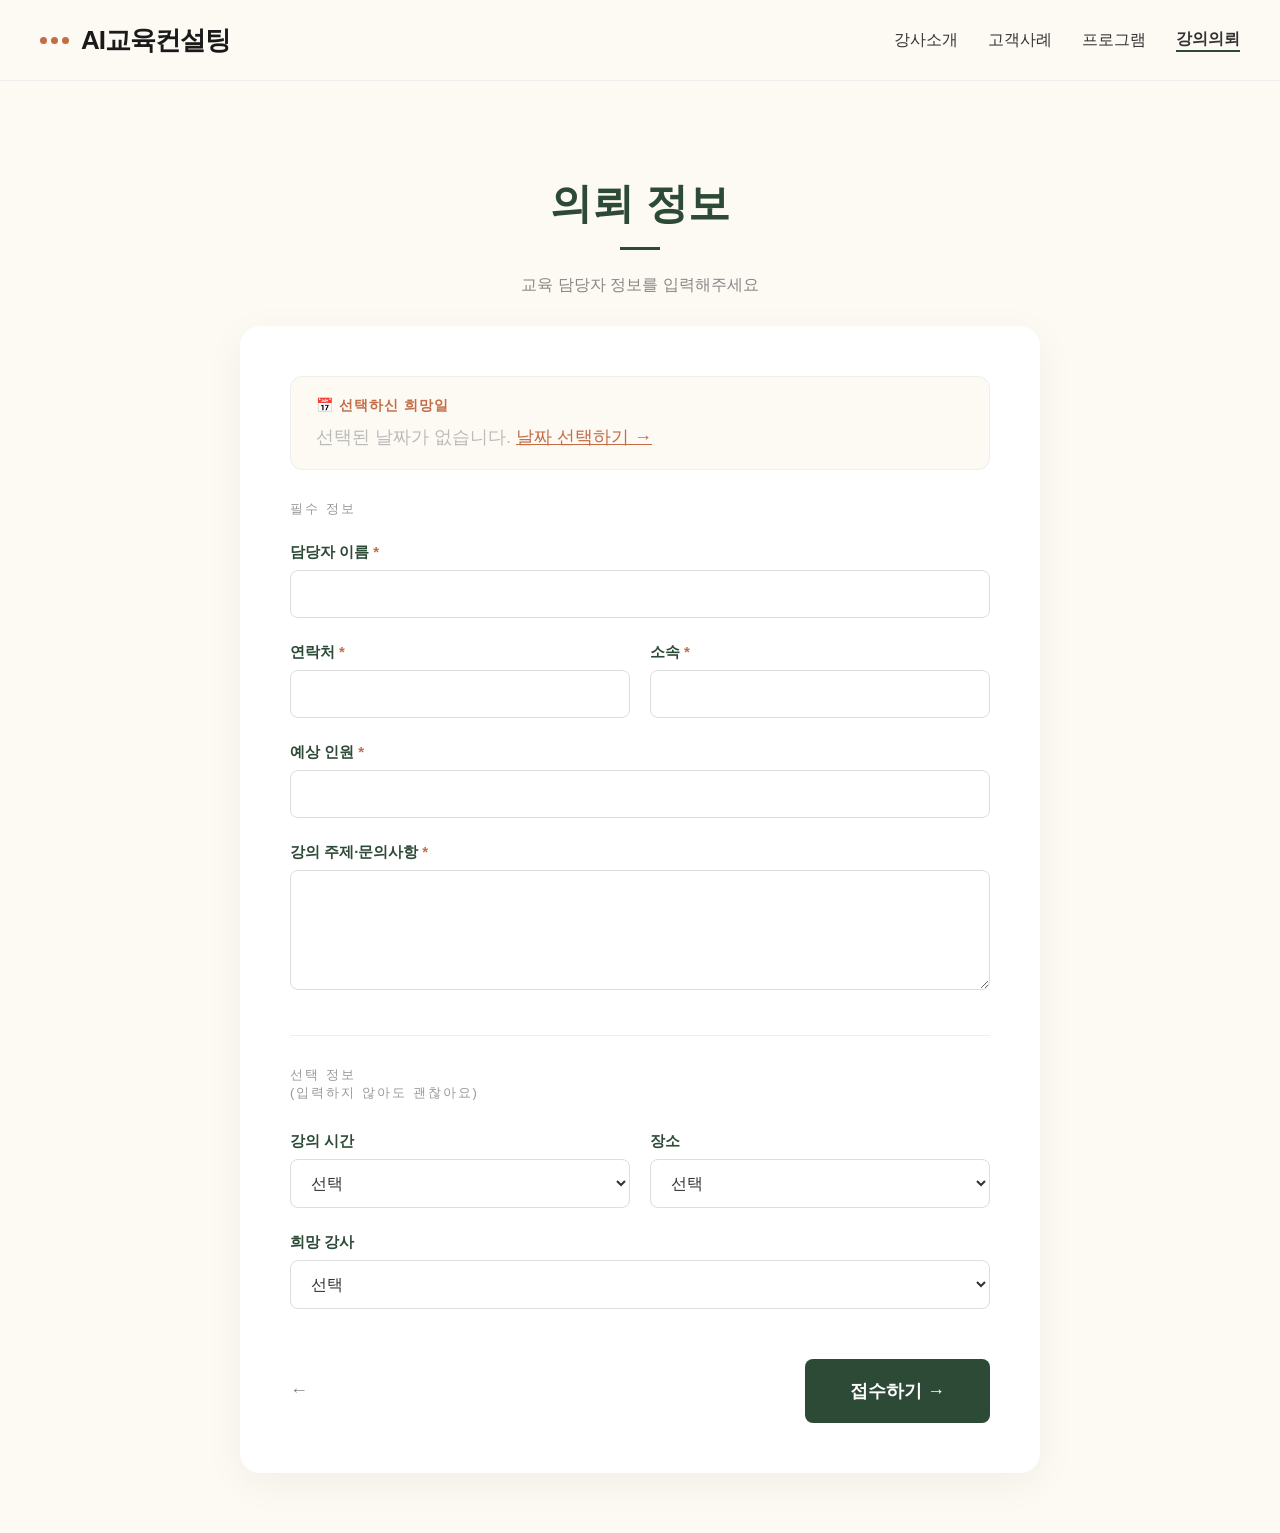
<file: inquiry-form.html>
<!DOCTYPE html>
<html lang="ko">
<head>
  <meta charset="UTF-8" />
  <meta name="viewport" content="width=device-width, initial-scale=1.0" />
  <title>의뢰 정보 입력 · AI교육컨설팅</title>
  <style>
    :root {
        --main-green: #2D4A37;
        --point-orange: #C26D48;
        --bg-cream: #FDF9F3;
    }
    body { font-size: 18px; color: var(--main-green); background: var(--bg-cream); margin: 0; font-family: sans-serif; }

    .nav { width: 100%; background: #FDF9F3; border-bottom: 1px solid #eee; height: 80px; display: flex; align-items: center; }
    .nav-inner { width: 100%; max-width: 1400px; margin: 0 auto; display: flex; justify-content: space-between; align-items: center; padding: 0 40px; box-sizing: border-box; }
    .logo-area { display: flex; align-items: center; text-decoration: none; }
    .logo-dots { display: flex; gap: 4px; margin-right: 12px; }
    .logo-dots span { width: 7px; height: 7px; background-color: var(--point-orange) !important; border-radius: 50%; }
    .logo-text { font-size: 26px; font-weight: 900; color: #1a1a1a; letter-spacing: -1px; }
    .nav-links { display: flex !important; gap: 30px !important; align-items: center !important; }
    .nav-links a {
        text-decoration: none !important;
        color: #333 !important;
        font-size: 16px !important;
        font-weight: 500;
        white-space: nowrap !important;
    }
    .nav-links a:last-child {
        font-weight: 800 !important;
        border-bottom: 2px solid var(--main-green);
    }

    .form-card {
        background: white;
        border-radius: 20px;
        box-shadow: 0 10px 40px rgba(0,0,0,0.05);
        padding: 50px;
        margin-top: 30px;
        text-align: left;
    }

    .selected-dates-box {
        background: #FDF9F3;
        border: 1px solid #eee;
        border-radius: 12px;
        padding: 20px 25px;
        margin-bottom: 30px;
    }
    .selected-dates-label {
        font-size: 14px;
        color: var(--point-orange);
        font-weight: 800;
        letter-spacing: 1px;
        margin-bottom: 10px;
    }
    .date-item {
        font-size: 16px;
        color: #333;
        padding: 4px 0;
    }
    .date-rank {
        display: inline-block;
        background: var(--main-green);
        color: white;
        padding: 2px 10px;
        border-radius: 15px;
        font-size: 12px;
        font-weight: 700;
        margin-right: 10px;
    }

    .form-group {
        margin-bottom: 25px;
    }
    .form-label {
        display: block;
        font-size: 15px;
        font-weight: 700;
        color: var(--main-green);
        margin-bottom: 8px;
    }
    .form-label .required {
        color: var(--point-orange);
        margin-left: 4px;
    }
    .form-input, .form-textarea, .form-select {
        width: 100%;
        padding: 14px 16px;
        border: 1px solid #ddd;
        border-radius: 8px;
        font-size: 16px;
        font-family: sans-serif;
        color: #333;
        box-sizing: border-box;
        background: white;
        transition: border-color 0.2s;
    }
    .form-input:focus, .form-textarea:focus, .form-select:focus {
        outline: none;
        border-color: var(--point-orange);
    }
    .form-textarea {
        min-height: 120px;
        resize: vertical;
    }
    .form-row {
        display: grid;
        grid-template-columns: 1fr 1fr;
        gap: 20px;
    }

    .section-divider {
        border-top: 1px solid #eee;
        margin: 40px 0 30px;
        padding-top: 30px;
    }
    .section-divider-label {
        font-size: 13px;
        color: #999;
        letter-spacing: 2px;
        margin-bottom: 25px;
        text-transform: uppercase;
    }

    .submit-btn {
        background: var(--main-green);
        color: white;
        padding: 20px 45px;
        border-radius: 8px;
        font-size: 18px;
        font-weight: 700;
        border: none;
        cursor: pointer;
        transition: background 0.2s;
    }
    .submit-btn:hover {
        background: #1e3525;
    }

    .bottom-nav {
        margin-top: 50px;
        display: flex;
        justify-content: space-between;
        align-items: center;
    }
    .bottom-nav a {
        color: #888;
        text-decoration: none;
    }

    /* 제출 완료 화면 */
    .success-card {
        background: white;
        border-radius: 20px;
        box-shadow: 0 10px 40px rgba(0,0,0,0.05);
        padding: 60px 50px;
        margin-top: 30px;
        text-align: left;
    }
    .success-header {
        text-align: center;
        margin-bottom: 40px;
        padding-bottom: 30px;
        border-bottom: 2px solid #eee;
    }
    .success-icon {
        width: 60px;
        height: 60px;
        margin: 0 auto 20px;
        background: var(--main-green);
        border-radius: 50%;
        display: flex;
        align-items: center;
        justify-content: center;
        color: white;
        font-size: 30px;
    }
    .success-title {
        font-size: 28px;
        font-weight: 900;
        color: var(--main-green);
        margin: 0;
    }
    .summary-row {
        display: grid;
        grid-template-columns: 140px 1fr;
        gap: 20px;
        padding: 15px 0;
        border-bottom: 1px solid #f5f5f5;
        align-items: start;
    }
    .summary-label {
        font-size: 14px;
        color: #888;
        font-weight: 600;
    }
    .summary-value {
        font-size: 16px;
        color: #333;
        line-height: 1.6;
    }
    .success-footer {
        margin-top: 40px;
        padding: 25px;
        background: #FDF9F3;
        border-radius: 12px;
        text-align: center;
        font-size: 15px;
        color: #666;
        line-height: 1.7;
    }
    .success-footer strong {
        color: var(--point-orange);
        font-weight: 800;
    }
    @media (max-width: 600px) {
  .nav-links { display: none !important; }
  .nav-inner { padding: 0 20px !important; }
  .nav { height: 60px !important; }
  .logo-text { font-size: 18px !important; }
.summary-grid {
  grid-template-columns: 80px 1fr !important;
  font-size: 14px !important;
  gap: 12px !important;
}
.summary-row {
  display: flex !important;
  flex-direction: column !important;
  gap: 4px !important;
  padding: 12px 0 !important;
}
.summary-label {
  font-size: 13px !important;
  color: #888 !important;
}
.summary-value {
  font-size: 15px !important;
  word-break: break-all !important;
}
.success-card {
  padding: 30px 20px !important;
}
}
  </style>
</head>
<body>

  <nav class="nav">
    <div class="nav-inner">
      <a href="index.html" class="logo-area">
          <div class="logo-dots"><span></span><span></span><span></span></div>
          <span class="logo-text">AI교육컨설팅</span>
      </a>
      <div class="nav-links">
          <a href="instructor-a.html">강사소개</a>
          <a href="index.html#cases">고객사례</a>
          <a href="index.html#programs">프로그램</a>
          <a href="inquiry.html" style="font-weight: 800; border-bottom: 2px solid #2D4A37;">강의의뢰</a>
      </div>
    </div>
  </nav>

  <!-- 입력 폼 화면 -->
  <section id="form-section" style="max-width: 800px; margin: 0 auto; padding: 60px 20px;">
    <div style="text-align: center;">
      <h1 style="font-size: 42px; font-weight: 900; margin-bottom: 15px; color: var(--main-green);">의뢰 정보</h1>
      <div style="width: 40px; height: 3px; background: var(--main-green); margin: 0 auto 25px;"></div>
      <p style="color: #888; font-size: 16px; margin-bottom: 30px;">교육 담당자 정보를 입력해주세요</p>
    </div>

    <div class="form-card">
      <!-- 선택한 날짜 표시 -->
      <div class="selected-dates-box" id="selected-dates-box">
        <div class="selected-dates-label">📅 선택하신 희망일</div>
        <div id="selected-dates-display">
          <p style="color: #BBB; margin: 0;">선택된 날짜가 없습니다. <a href="inquiry.html" style="color: var(--point-orange);">날짜 선택하기 →</a></p>
        </div>
      </div>

      <!-- 필수 정보 -->
      <div class="section-divider-label">필수 정보</div>

      <div class="form-group">
        <label class="form-label">담당자 이름<span class="required">*</span></label>
        <input type="text" class="form-input" id="name" placeholder/>
      </div>

      <div class="form-row">
        <div class="form-group">
          <label class="form-label">연락처<span class="required">*</span></label>
          <input type="text" class="form-input" id="phone" placeholder/>
        </div>
        <div class="form-group">
          <label class="form-label">소속<span class="required">*</span></label>
          <input type="text" class="form-input" id="company" placeholder/>
        </div>
      </div>

      <div class="form-group">
        <label class="form-label">예상 인원<span class="required">*</span></label>
        <input type="text" class="form-input" id="participants" placeholder/>
      </div>

      <div class="form-group">
        <label class="form-label">강의 주제·문의사항<span class="required">*</span></label>
        <textarea class="form-textarea" id="topic" placeholder"></textarea>
      </div>

      <!-- 선택 정보 -->
      <div class="section-divider">
        <div class="section-divider-label">선택 정보<br>(입력하지 않아도 괜찮아요)</div>
      </div>

      <div class="form-row">
        <div class="form-group">
          <label class="form-label">강의 시간</label>
          <select class="form-select" id="duration">
            <option value="">선택</option>
            <option value="1시간">1시간</option>
            <option value="2시간">2시간</option>
            <option value="반나절 (4시간)">반나절 (4시간)</option>
            <option value="하루 (8시간)">하루 (8시간)</option>
            <option value="다회차">다회차 (여러 날)</option>
          </select>
        </div>
        <div class="form-group">
          <label class="form-label">장소</label>
          <select class="form-select" id="location">
            <option value="">선택</option>
            <option value="오프라인">오프라인</option>
            <option value="온라인">온라인</option>
            <option value="미정">미정</option>
          </select>
        </div>
      </div>

      <div class="form-group">
        <label class="form-label">희망 강사</label>
        <select class="form-select" id="instructor">
          <option value="">선택</option>
          <option value="강지수">강지수 강사</option>
          <option value="박태인">박태인 강사</option>
          <option value="이현정">이현정 강사</option>
          <option value="추천받기">검토 후 적임자가 연락드립니다</option>
        </select>
      </div>

      <div class="bottom-nav">
        <a href="inquiry.html">←</a>
        <button class="submit-btn" onclick="submitForm()">접수하기 →</button>
      </div>
    </div>
  </section>

  <!-- 제출 완료 화면 -->
  <section id="success-section" style="max-width: 800px; margin: 0 auto; padding: 60px 20px; display: none;">
    <div class="success-card">
      <div class="success-header">
        <div class="success-icon">✓</div>
        <h1 class="success-title">감사합니다</h1>
      </div>

      <div id="summary-content">
        <!-- JS로 채워짐 -->
      </div>

      <div class="success-footer">
        <p style="margin: 0;">⏰ <strong>최대한 빨리</strong> 답변드리겠습니다</p>
      </div>

      <div style="text-align: center; margin-top: 30px;">
        <a href="index.html" style="color: #888; text-decoration: none;">← 메인으로 돌아가기</a>
      </div>
    </div>
  </section>

  <script>
    // 로컬 스토리지에서 선택된 날짜 가져오기
    let selectedDates = [];
    try {
      const saved = localStorage.getItem('selectedDates');
      if (saved) {
        selectedDates = JSON.parse(saved);
      }
    } catch (e) {
      selectedDates = [];
    }

    // 선택한 날짜 표시
    function displaySelectedDates() {
      const display = document.getElementById('selected-dates-display');
      if (selectedDates.length > 0) {
        display.innerHTML = '';
        selectedDates.forEach((item, i) => {
          display.innerHTML += `<div class="date-item"><span class="date-rank">${i + 1}순위</span>${item.y}년 ${item.m}월 ${item.d}일</div>`;
        });
      }
    }

    displaySelectedDates();

    // 폼 제출
async function submitForm() {
  const name = document.getElementById('name').value.trim();
  const phone = document.getElementById('phone').value.trim();
  const company = document.getElementById('company').value.trim();
  const participants = document.getElementById('participants').value.trim();
  const topic = document.getElementById('topic').value.trim();

  // 필수값 검증
  if (!name) { alert('담당자 이름을 입력해주세요.'); return; }
  if (!phone) { alert('연락처를 입력해주세요.'); return; }
  if (!company) { alert('소속 기관·회사명을 입력해주세요.'); return; }
  if (!participants) { alert('예상 인원을 입력해주세요.'); return; }
  if (!topic) { alert('강의 주제·문의사항을 입력해주세요.'); return; }

  const duration = document.getElementById('duration').value;
  const location = document.getElementById('location').value;
  const instructor = document.getElementById('instructor').value;
  const dates = selectedDates.map((item, i) => `${i+1}순위: ${item.y}년 ${item.m}월 ${item.d}일`).join(' / ');

  // 중복 클릭 방지
  const submitBtn = document.querySelector('.submit-btn');
  submitBtn.disabled = true;
  submitBtn.innerHTML = '전송 중...';

  try {
    const response = await fetch('https://hook.eu2.make.com/h40rx188sot2uj153a2jimu9oto6tifq', {
      method: 'POST',
      headers: { 'Content-Type': 'application/json' },
      body: JSON.stringify({ name, phone, company, participants, topic, duration, location, instructor, dates })
    });

    if (!response.ok) throw new Error('전송 실패');

    // 성공 화면 구성
    let datesHtml = dates || '<span style="color:#BBB;">선택된 날짜 없음</span>';
    let summaryHtml = `
      <div class="summary-row"><div class="summary-label">📅 희망 날짜</div><div class="summary-value">${datesHtml}</div></div>
      <div class="summary-row"><div class="summary-label">🏢 소속</div><div class="summary-value">${company}</div></div>
      <div class="summary-row"><div class="summary-label">📛 담당자</div><div class="summary-value">${name}</div></div>
      <div class="summary-row"><div class="summary-label">☎️ 연락처</div><div class="summary-value">${phone}</div></div>
      <div class="summary-row"><div class="summary-label">👥 예상 인원</div><div class="summary-value">${participants}</div></div>
      <div class="summary-row"><div class="summary-label">📝 강의 주제</div><div class="summary-value">${topic.replace(/\n/g, '<br>')}</div></div>
    `;
    if (duration) summaryHtml += `<div class="summary-row"><div class="summary-label">⏰ 강의 시간</div><div class="summary-value">${duration}</div></div>`;
    if (location) summaryHtml += `<div class="summary-row"><div class="summary-label">📍 장소</div><div class="summary-value">${location}</div></div>`;
    if (instructor) summaryHtml += `<div class="summary-row"><div class="summary-label">👔 희망 강사</div><div class="summary-value">${instructor}</div></div>`;

    document.getElementById('summary-content').innerHTML = summaryHtml;
    document.getElementById('form-section').style.display = 'none';
    document.getElementById('success-section').style.display = 'block';
    window.scrollTo({ top: 0, behavior: 'smooth' });
    localStorage.removeItem('selectedDates');

  } catch (error) {
    alert('오류가 발생했습니다. 다시 시도해주시거나 전화로 문의 부탁드립니다.');
    submitBtn.disabled = false;
    submitBtn.innerHTML = '의뢰 접수하기 →';
  }
}
     </script>

</body>
</html>
</file>
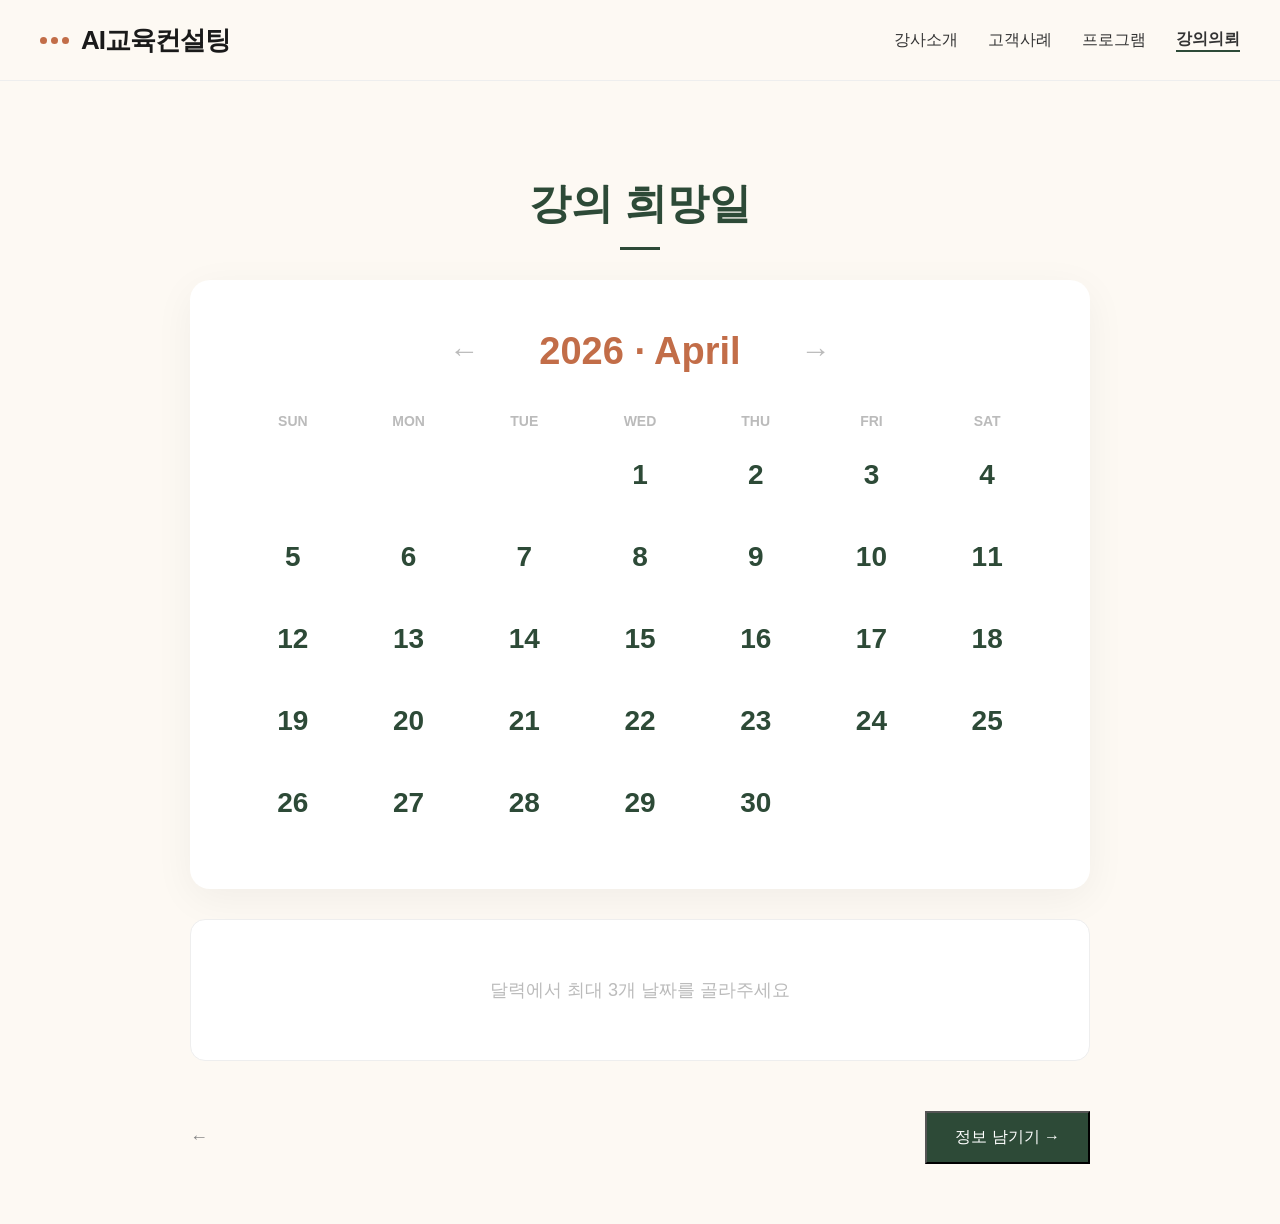
<file: inquiry.html>
<!DOCTYPE html>
<html lang="ko">
<head>
  <meta charset="UTF-8" />
  <meta name="viewport" content="width=device-width, initial-scale=1.0" />
  <title>강의 의뢰 · AI교육컨설팅</title>
  <style>
    :root {
        --main-green: #2D4A37;
        --point-orange: #C26D48;
        --bg-cream: #FDF9F3;
    }
    body { font-size: 18px; color: var(--main-green); background: var(--bg-cream); margin: 0; font-family: sans-serif; }
    .nav { width: 100%; background: #FDF9F3; border-bottom: 1px solid #eee; height: 80px; display: flex; align-items: center; }
    .nav-inner { width: 100%; max-width: 1400px; margin: 0 auto; display: flex; justify-content: space-between; align-items: center; padding: 0 40px; box-sizing: border-box; }
    .logo-area { display: flex; align-items: center; text-decoration: none; }
    .logo-dots { display: flex; gap: 4px; margin-right: 12px; }
    .logo-dots span { width: 7px; height: 7px; background-color: var(--point-orange) !important; border-radius: 50%; }
    .logo-text { font-size: 26px; font-weight: 900; color: #1a1a1a; letter-spacing: -1px; }
    .nav-links { display: flex !important; gap: 30px !important; align-items: center !important; }
    .nav-links a {
        text-decoration: none !important;
        color: #333 !important;
        font-size: 16px !important;
        font-weight: 500;
        white-space: nowrap !important;
    }
    .nav-links a:last-child {
        font-weight: 800 !important;
        border-bottom: 2px solid var(--main-green);
    }
    .calendar-card { background: white; border-radius: 20px; box-shadow: 0 10px 40px rgba(0,0,0,0.05); padding: 50px; margin-top: 30px; text-align: center; }

    #cal-title, .cal-title {
        font-size: 38px !important;
        font-weight: 900 !important;
        color: #C26D48 !important;
        margin: 0 40px !important;
        display: inline-block !important;
    }

    .cal-nav { font-size: 30px; color: #BBB; cursor: pointer; user-select: none; padding: 0 20px; }
    .cal-grid { display: grid; grid-template-columns: repeat(7, 1fr); gap: 10px; margin-top: 20px; }
    .calendar-day {
        font-size: 28px !important; font-weight: 900 !important; color: var(--main-green) !important;
        height: 72px; width: 72px; display: flex !important; align-items: center; justify-content: center;
        cursor: pointer !important; position: relative; border-radius: 50%; margin: 0 auto; transition: background-color 0.2s;
    }
    .calendar-day.selected { background-color: rgba(194, 109, 72, 0.25) !important; }
    .rank-badge { position: absolute; top: 6px; right: 6px; width: 22px; height: 22px; background: var(--main-green); color: white; border-radius: 50%; font-size: 13px; font-weight: 800; display: flex; align-items: center; justify-content: center; }
    .selected-list-card { margin-top: 30px; background: white; padding: 40px; border-radius: 15px; border: 1px solid #eee; text-align: center; }
    .rank-pill { background: var(--main-green); color: white; padding: 4px 12px; border-radius: 20px; font-size: 14px; margin-right: 15px; }
    .selected-item { width: 100%; max-width: 600px; margin: 0 auto; display: flex; align-items: center; padding: 12px 0; border-bottom: 1px solid #f5f5f5; font-size: 19px; font-weight: 600; }

   .submit-btn {
  padding: 14px 28px !important;
  font-size: 16px !important;
  width: auto !important;
  background: #2D4A37 !important;
  color: white !important;
}
    .submit-btn:hover { background: #1e3525; }
    @media (max-width: 600px) {
  .nav-links { display: none !important; }
  .nav-inner { padding: 0 20px !important; }
  .nav { height: 60px !important; }

  section { padding: 30px 15px !important; }
  h1 { font-size: 28px !important; }

  .calendar-card { padding: 20px 10px !important; border-radius: 12px !important; }

  #cal-title { font-size: 22px !important; margin: 0 15px !important; }
  .cal-nav { font-size: 22px !important; padding: 0 10px !important; }

  .cal-grid { gap: 4px !important; }
  .calendar-day { 
    width: 36px !important; 
    height: 36px !important; 
    font-size: 14px !important; 
  }

  .selected-list-card { padding: 20px 15px !important; }
  .selected-item { font-size: 16px !important; }

  .submit-btn {
  padding: 14px 28px !important;
  font-size: 16px !important;
  width: 50% !important;
  background: #2D4A37 !important;
  color: white !important;
  border-radius: 50px !important;
}
}
  </style>
</head>
<body>

  <nav class="nav">
    <div class="nav-inner">
      <a href="index.html" class="logo-area">
          <div class="logo-dots"><span></span><span></span><span></span></div>
          <span class="logo-text">AI교육컨설팅</span>
      </a>
      <div class="nav-links">
          <a href="instructor-a.html">강사소개</a>
          <a href="index.html#cases">고객사례</a>
          <a href="index.html#programs">프로그램</a>
          <a href="inquiry.html" style="font-weight: 800; border-bottom: 2px solid #2D4A37;">강의의뢰</a>
      </div>
    </div>
  </nav>

  <section style="max-width: 900px; margin: 0 auto; padding: 60px 20px; text-align: center;">
    <h1 style="font-size: 42px; font-weight: 900; margin-bottom: 15px;">강의 희망일</h1>
    <div style="width: 40px; height: 3px; background: var(--main-green); margin: 0 auto 25px;"></div>

    <div class="calendar-card">
      <div style="display: flex; justify-content: center; align-items: center; margin-bottom: 40px;">
        <span class="cal-nav" onclick="changeMonth(-1)">←</span>
        <p class="cal-title" id="cal-title">2026 · April</p>
        <span class="cal-nav" onclick="changeMonth(1)">→</span>
      </div>
      <div class="cal-grid" id="cal-grid">
        <div style="color:#BBB; font-weight:800; font-size: 14px;">SUN</div>
        <div style="color:#BBB; font-weight:800; font-size: 14px;">MON</div>
        <div style="color:#BBB; font-weight:800; font-size: 14px;">TUE</div>
        <div style="color:#BBB; font-weight:800; font-size: 14px;">WED</div>
        <div style="color:#BBB; font-weight:800; font-size: 14px;">THU</div>
        <div style="color:#BBB; font-weight:800; font-size: 14px;">FRI</div>
        <div style="color:#BBB; font-weight:800; font-size: 14px;">SAT</div>
      </div>
    </div>

    <div class="selected-list-card">
      <div id="selected-list">
        <p style="color: #BBB;">달력에서 최대 3개 날짜를 골라주세요</p>
      </div>
    </div>

    <div style="margin-top: 50px; display: flex; justify-content: space-between; align-items: center;">
      <a href="index.html" style="color: #888; text-decoration: none;">←</a>
      <button class="submit-btn" onclick="goToForm()">
        정보 남기기 →
      </button>
    </div>
  </section>

  <script>
    let currentYear = 2026;
    let currentMonth = 3;
    let selectedDates = [];

    const MIN_YEAR = 2026, MIN_MONTH = 3;
    const MAX_YEAR = 2027, MAX_MONTH = 11;

    function renderCalendar() {
      const grid = document.getElementById('cal-grid');
      const title = document.getElementById('cal-title');
      const months = ["January", "February", "March", "April", "May", "June", "July", "August", "September", "October", "November", "December"];

      title.innerText = `${currentYear} · ${months[currentMonth]}`;

      const days = grid.querySelectorAll('.calendar-day, .empty-day');
      days.forEach(d => d.remove());

      const firstDay = new Date(currentYear, currentMonth, 1).getDay();
      const lastDate = new Date(currentYear, currentMonth + 1, 0).getDate();

      for (let i = 0; i < firstDay; i++) {
        const emptyDiv = document.createElement('div');
        emptyDiv.className = 'empty-day';
        grid.appendChild(emptyDiv);
      }

      for (let d = 1; d <= lastDate; d++) {
        const dayDiv = document.createElement('div');
        dayDiv.className = 'calendar-day';
        dayDiv.innerText = d;
        dayDiv.onclick = () => toggleDate(d, dayDiv);
        grid.appendChild(dayDiv);
      }

      updateUI();
    }

    function changeMonth(n) {
      let nextMonth = currentMonth + n;
      let nextYear = currentYear;

      if (nextMonth > 11) { nextMonth = 0; nextYear++; }
      else if (nextMonth < 0) { nextMonth = 11; nextYear--; }

      if (nextYear < MIN_YEAR || (nextYear === MIN_YEAR && nextMonth < MIN_MONTH)) return;
      if (nextYear > MAX_YEAR || (nextYear === MAX_YEAR && nextMonth > MAX_MONTH)) return;

      currentMonth = nextMonth;
      currentYear = nextYear;
      renderCalendar();
    }

    function toggleDate(day, element) {
      const dateId = `${currentYear}-${currentMonth + 1}-${day}`;
      const index = selectedDates.findIndex(item => item.id === dateId);
      if (index > -1) {
        selectedDates.splice(index, 1);
      } else {
        if (selectedDates.length >= 3) return;
        selectedDates.push({ id: dateId, y: currentYear, m: currentMonth + 1, d: day });
      }
      updateUI();
    }

    function updateUI() {
      document.querySelectorAll('.calendar-day').forEach(div => {
        const day = parseInt(div.innerText);
        const dateId = `${currentYear}-${currentMonth + 1}-${day}`;
        const rank = selectedDates.findIndex(item => item.id === dateId);
        const oldBadge = div.querySelector('.rank-badge');
        if (oldBadge) oldBadge.remove();
        div.classList.remove('selected');
        if (rank > -1) {
          div.classList.add('selected');
          const badge = document.createElement('div');
          badge.className = 'rank-badge';
          badge.innerText = rank + 1;
          div.appendChild(badge);
        }
      });

      const listDiv = document.getElementById('selected-list');
      if (selectedDates.length > 0) {
        listDiv.innerHTML = '<p style="text-align:left; font-weight:800; margin-bottom:20px; color:#2D4A37;">선택하신 날짜</p>';
        selectedDates.forEach((item, i) => {
          listDiv.innerHTML += `<div class="selected-item"><span class="rank-pill">${i + 1}순위</span> <span>${item.y}년 ${item.m}월 ${item.d}일</span></div>`;
        });
      } else {
        listDiv.innerHTML = '<p style="color: #BBB;">달력에서 최대 3개 날짜를 골라주세요</p>';
      }
    }

    // 폼 페이지로 이동 (선택한 날짜 정보 함께)
    function goToForm() {
      if (selectedDates.length === 0) {
        alert('최소 1개 이상의 희망일을 선택해주세요.');
        return;
      }
      localStorage.setItem('selectedDates', JSON.stringify(selectedDates));
      window.location.href = 'inquiry-form.html';
    }

    document.addEventListener('DOMContentLoaded', renderCalendar);
  </script>
</body>
</html>
</file>
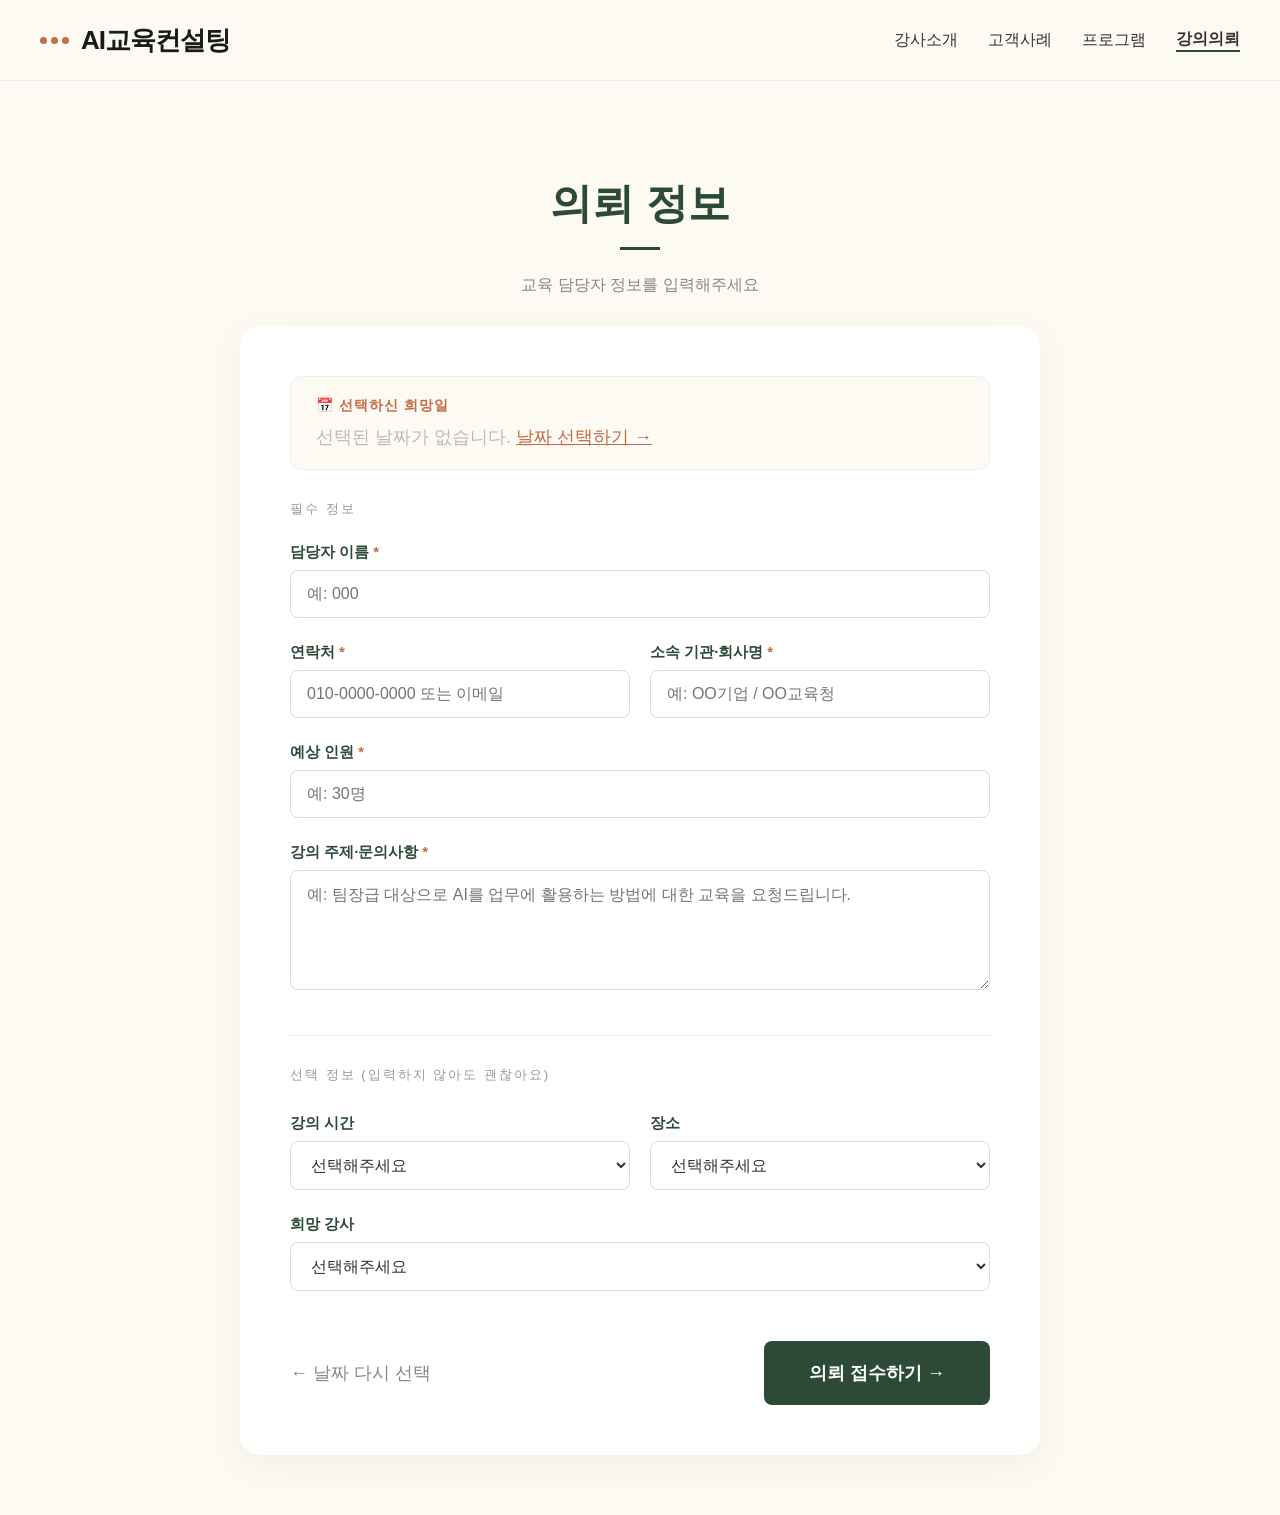
<file: files/inquiry-form.html>
<!DOCTYPE html>
<html lang="ko">
<head>
  <meta charset="UTF-8" />
  <meta name="viewport" content="width=device-width, initial-scale=1.0" />
  <title>의뢰 정보 입력 · AI교육컨설팅</title>
  <style>
    :root {
        --main-green: #2D4A37;
        --point-orange: #C26D48;
        --bg-cream: #FDF9F3;
    }
    body { font-size: 18px; color: var(--main-green); background: var(--bg-cream); margin: 0; font-family: sans-serif; }

    .nav { width: 100%; background: #FDF9F3; border-bottom: 1px solid #eee; height: 80px; display: flex; align-items: center; }
    .nav-inner { width: 100%; max-width: 1400px; margin: 0 auto; display: flex; justify-content: space-between; align-items: center; padding: 0 40px; box-sizing: border-box; }
    .logo-area { display: flex; align-items: center; text-decoration: none; }
    .logo-dots { display: flex; gap: 4px; margin-right: 12px; }
    .logo-dots span { width: 7px; height: 7px; background-color: var(--point-orange) !important; border-radius: 50%; }
    .logo-text { font-size: 26px; font-weight: 900; color: #1a1a1a; letter-spacing: -1px; }
    .nav-links { display: flex !important; gap: 30px !important; align-items: center !important; }
    .nav-links a {
        text-decoration: none !important;
        color: #333 !important;
        font-size: 16px !important;
        font-weight: 500;
        white-space: nowrap !important;
    }
    .nav-links a:last-child {
        font-weight: 800 !important;
        border-bottom: 2px solid var(--main-green);
    }

    .form-card {
        background: white;
        border-radius: 20px;
        box-shadow: 0 10px 40px rgba(0,0,0,0.05);
        padding: 50px;
        margin-top: 30px;
        text-align: left;
    }

    .selected-dates-box {
        background: #FDF9F3;
        border: 1px solid #eee;
        border-radius: 12px;
        padding: 20px 25px;
        margin-bottom: 30px;
    }
    .selected-dates-label {
        font-size: 14px;
        color: var(--point-orange);
        font-weight: 800;
        letter-spacing: 1px;
        margin-bottom: 10px;
    }
    .date-item {
        font-size: 16px;
        color: #333;
        padding: 4px 0;
    }
    .date-rank {
        display: inline-block;
        background: var(--main-green);
        color: white;
        padding: 2px 10px;
        border-radius: 15px;
        font-size: 12px;
        font-weight: 700;
        margin-right: 10px;
    }

    .form-group {
        margin-bottom: 25px;
    }
    .form-label {
        display: block;
        font-size: 15px;
        font-weight: 700;
        color: var(--main-green);
        margin-bottom: 8px;
    }
    .form-label .required {
        color: var(--point-orange);
        margin-left: 4px;
    }
    .form-input, .form-textarea, .form-select {
        width: 100%;
        padding: 14px 16px;
        border: 1px solid #ddd;
        border-radius: 8px;
        font-size: 16px;
        font-family: sans-serif;
        color: #333;
        box-sizing: border-box;
        background: white;
        transition: border-color 0.2s;
    }
    .form-input:focus, .form-textarea:focus, .form-select:focus {
        outline: none;
        border-color: var(--point-orange);
    }
    .form-textarea {
        min-height: 120px;
        resize: vertical;
    }
    .form-row {
        display: grid;
        grid-template-columns: 1fr 1fr;
        gap: 20px;
    }

    .section-divider {
        border-top: 1px solid #eee;
        margin: 40px 0 30px;
        padding-top: 30px;
    }
    .section-divider-label {
        font-size: 13px;
        color: #999;
        letter-spacing: 2px;
        margin-bottom: 25px;
        text-transform: uppercase;
    }

    .submit-btn {
        background: var(--main-green);
        color: white;
        padding: 20px 45px;
        border-radius: 8px;
        font-size: 18px;
        font-weight: 700;
        border: none;
        cursor: pointer;
        transition: background 0.2s;
    }
    .submit-btn:hover {
        background: #1e3525;
    }

    .bottom-nav {
        margin-top: 50px;
        display: flex;
        justify-content: space-between;
        align-items: center;
    }
    .bottom-nav a {
        color: #888;
        text-decoration: none;
    }

    /* 제출 완료 화면 */
    .success-card {
        background: white;
        border-radius: 20px;
        box-shadow: 0 10px 40px rgba(0,0,0,0.05);
        padding: 60px 50px;
        margin-top: 30px;
        text-align: left;
    }
    .success-header {
        text-align: center;
        margin-bottom: 40px;
        padding-bottom: 30px;
        border-bottom: 2px solid #eee;
    }
    .success-icon {
        width: 60px;
        height: 60px;
        margin: 0 auto 20px;
        background: var(--main-green);
        border-radius: 50%;
        display: flex;
        align-items: center;
        justify-content: center;
        color: white;
        font-size: 30px;
    }
    .success-title {
        font-size: 28px;
        font-weight: 900;
        color: var(--main-green);
        margin: 0;
    }
    .summary-row {
        display: grid;
        grid-template-columns: 140px 1fr;
        gap: 20px;
        padding: 15px 0;
        border-bottom: 1px solid #f5f5f5;
        align-items: start;
    }
    .summary-label {
        font-size: 14px;
        color: #888;
        font-weight: 600;
    }
    .summary-value {
        font-size: 16px;
        color: #333;
        line-height: 1.6;
    }
    .success-footer {
        margin-top: 40px;
        padding: 25px;
        background: #FDF9F3;
        border-radius: 12px;
        text-align: center;
        font-size: 15px;
        color: #666;
        line-height: 1.7;
    }
    .success-footer strong {
        color: var(--point-orange);
        font-weight: 800;
    }
  </style>
</head>
<body>

  <nav class="nav">
    <div class="nav-inner">
      <a href="index.html" class="logo-area">
          <div class="logo-dots"><span></span><span></span><span></span></div>
          <span class="logo-text">AI교육컨설팅</span>
      </a>
      <div class="nav-links">
          <a href="instructor-a.html">강사소개</a>
          <a href="index.html#cases">고객사례</a>
          <a href="index.html#programs">프로그램</a>
          <a href="inquiry.html" style="font-weight: 800; border-bottom: 2px solid #2D4A37;">강의의뢰</a>
      </div>
    </div>
  </nav>

  <!-- 입력 폼 화면 -->
  <section id="form-section" style="max-width: 800px; margin: 0 auto; padding: 60px 20px;">
    <div style="text-align: center;">
      <h1 style="font-size: 42px; font-weight: 900; margin-bottom: 15px; color: var(--main-green);">의뢰 정보</h1>
      <div style="width: 40px; height: 3px; background: var(--main-green); margin: 0 auto 25px;"></div>
      <p style="color: #888; font-size: 16px; margin-bottom: 30px;">교육 담당자 정보를 입력해주세요</p>
    </div>

    <div class="form-card">
      <!-- 선택한 날짜 표시 -->
      <div class="selected-dates-box" id="selected-dates-box">
        <div class="selected-dates-label">📅 선택하신 희망일</div>
        <div id="selected-dates-display">
          <p style="color: #BBB; margin: 0;">선택된 날짜가 없습니다. <a href="inquiry.html" style="color: var(--point-orange);">날짜 선택하기 →</a></p>
        </div>
      </div>

      <!-- 필수 정보 -->
      <div class="section-divider-label">필수 정보</div>

      <div class="form-group">
        <label class="form-label">담당자 이름<span class="required">*</span></label>
        <input type="text" class="form-input" id="name" placeholder="예: 000" />
      </div>

      <div class="form-row">
        <div class="form-group">
          <label class="form-label">연락처<span class="required">*</span></label>
          <input type="text" class="form-input" id="phone" placeholder="010-0000-0000 또는 이메일" />
        </div>
        <div class="form-group">
          <label class="form-label">소속 기관·회사명<span class="required">*</span></label>
          <input type="text" class="form-input" id="company" placeholder="예: OO기업 / OO교육청" />
        </div>
      </div>

      <div class="form-group">
        <label class="form-label">예상 인원<span class="required">*</span></label>
        <input type="text" class="form-input" id="participants" placeholder="예: 30명" />
      </div>

      <div class="form-group">
        <label class="form-label">강의 주제·문의사항<span class="required">*</span></label>
        <textarea class="form-textarea" id="topic" placeholder="예: 팀장급 대상으로 AI를 업무에 활용하는 방법에 대한 교육을 요청드립니다."></textarea>
      </div>

      <!-- 선택 정보 -->
      <div class="section-divider">
        <div class="section-divider-label">선택 정보 (입력하지 않아도 괜찮아요)</div>
      </div>

      <div class="form-row">
        <div class="form-group">
          <label class="form-label">강의 시간</label>
          <select class="form-select" id="duration">
            <option value="">선택해주세요</option>
            <option value="1시간">1시간</option>
            <option value="2시간">2시간</option>
            <option value="반나절 (4시간)">반나절 (4시간)</option>
            <option value="하루 (8시간)">하루 (8시간)</option>
            <option value="다회차">다회차 (여러 날)</option>
          </select>
        </div>
        <div class="form-group">
          <label class="form-label">장소</label>
          <select class="form-select" id="location">
            <option value="">선택해주세요</option>
            <option value="오프라인">오프라인</option>
            <option value="온라인">온라인</option>
            <option value="미정">미정</option>
          </select>
        </div>
      </div>

      <div class="form-group">
        <label class="form-label">희망 강사</label>
        <select class="form-select" id="instructor">
          <option value="">선택해주세요</option>
          <option value="강지수">강지수 강사</option>
          <option value="박태인">박태인 강사</option>
          <option value="이현정">이현정 강사</option>
          <option value="추천받기">검토 후 적임자가 연락드립니다</option>
        </select>
      </div>

      <div class="bottom-nav">
        <a href="inquiry.html">← 날짜 다시 선택</a>
        <button class="submit-btn" onclick="submitForm()">의뢰 접수하기 →</button>
      </div>
    </div>
  </section>

  <!-- 제출 완료 화면 -->
  <section id="success-section" style="max-width: 800px; margin: 0 auto; padding: 60px 20px; display: none;">
    <div class="success-card">
      <div class="success-header">
        <div class="success-icon">✓</div>
        <h1 class="success-title">감사합니다</h1>
      </div>

      <div id="summary-content">
        <!-- JS로 채워짐 -->
      </div>

      <div class="success-footer">
        <p style="margin: 0;">⏰ <strong>최대한 빨리</strong> 답변드리겠습니다</p>
      </div>

      <div style="text-align: center; margin-top: 30px;">
        <a href="index.html" style="color: #888; text-decoration: none;">← 메인으로 돌아가기</a>
      </div>
    </div>
  </section>

  <script>
    // 로컬 스토리지에서 선택된 날짜 가져오기
    let selectedDates = [];
    try {
      const saved = localStorage.getItem('selectedDates');
      if (saved) {
        selectedDates = JSON.parse(saved);
      }
    } catch (e) {
      selectedDates = [];
    }

    // 선택한 날짜 표시
    function displaySelectedDates() {
      const display = document.getElementById('selected-dates-display');
      if (selectedDates.length > 0) {
        display.innerHTML = '';
        selectedDates.forEach((item, i) => {
          display.innerHTML += `<div class="date-item"><span class="date-rank">${i + 1}순위</span>${item.y}년 ${item.m}월 ${item.d}일</div>`;
        });
      }
    }

    displaySelectedDates();

    // 폼 제출
async function submitForm() {
  const name = document.getElementById('name').value.trim();
  const phone = document.getElementById('phone').value.trim();
  const company = document.getElementById('company').value.trim();
  const participants = document.getElementById('participants').value.trim();
  const topic = document.getElementById('topic').value.trim();

  // 필수값 검증
  if (!name) { alert('담당자 이름을 입력해주세요.'); return; }
  if (!phone) { alert('연락처를 입력해주세요.'); return; }
  if (!company) { alert('소속 기관·회사명을 입력해주세요.'); return; }
  if (!participants) { alert('예상 인원을 입력해주세요.'); return; }
  if (!topic) { alert('강의 주제·문의사항을 입력해주세요.'); return; }

  const duration = document.getElementById('duration').value;
  const location = document.getElementById('location').value;
  const instructor = document.getElementById('instructor').value;
  const dates = selectedDates.map((item, i) => `${i+1}순위: ${item.y}년 ${item.m}월 ${item.d}일`).join(' / ');

  // 중복 클릭 방지
  const submitBtn = document.querySelector('.submit-btn');
  submitBtn.disabled = true;
  submitBtn.innerHTML = '전송 중...';

  try {
    const response = await fetch('https://hook.eu2.make.com/h40rx188sot2uj153a2jimu9oto6tifq', {
      method: 'POST',
      headers: { 'Content-Type': 'application/json' },
      body: JSON.stringify({ name, phone, company, participants, topic, duration, location, instructor, dates })
    });

    if (!response.ok) throw new Error('전송 실패');

    // 성공 화면 구성
    let datesHtml = dates || '<span style="color:#BBB;">선택된 날짜 없음</span>';
    let summaryHtml = `
      <div class="summary-row"><div class="summary-label">📅 희망 날짜</div><div class="summary-value">${datesHtml}</div></div>
      <div class="summary-row"><div class="summary-label">🏢 소속</div><div class="summary-value">${company}</div></div>
      <div class="summary-row"><div class="summary-label">📛 담당자</div><div class="summary-value">${name}</div></div>
      <div class="summary-row"><div class="summary-label">☎️ 연락처</div><div class="summary-value">${phone}</div></div>
      <div class="summary-row"><div class="summary-label">👥 예상 인원</div><div class="summary-value">${participants}</div></div>
      <div class="summary-row"><div class="summary-label">📝 강의 주제</div><div class="summary-value">${topic.replace(/\n/g, '<br>')}</div></div>
    `;
    if (duration) summaryHtml += `<div class="summary-row"><div class="summary-label">⏰ 강의 시간</div><div class="summary-value">${duration}</div></div>`;
    if (location) summaryHtml += `<div class="summary-row"><div class="summary-label">📍 장소</div><div class="summary-value">${location}</div></div>`;
    if (instructor) summaryHtml += `<div class="summary-row"><div class="summary-label">👔 희망 강사</div><div class="summary-value">${instructor}</div></div>`;

    document.getElementById('summary-content').innerHTML = summaryHtml;
    document.getElementById('form-section').style.display = 'none';
    document.getElementById('success-section').style.display = 'block';
    window.scrollTo({ top: 0, behavior: 'smooth' });
    localStorage.removeItem('selectedDates');

  } catch (error) {
    alert('오류가 발생했습니다. 다시 시도해주시거나 전화로 문의 부탁드립니다.');
    submitBtn.disabled = false;
    submitBtn.innerHTML = '의뢰 접수하기 →';
  }
}
     </script>

</body>
</html>
</file>
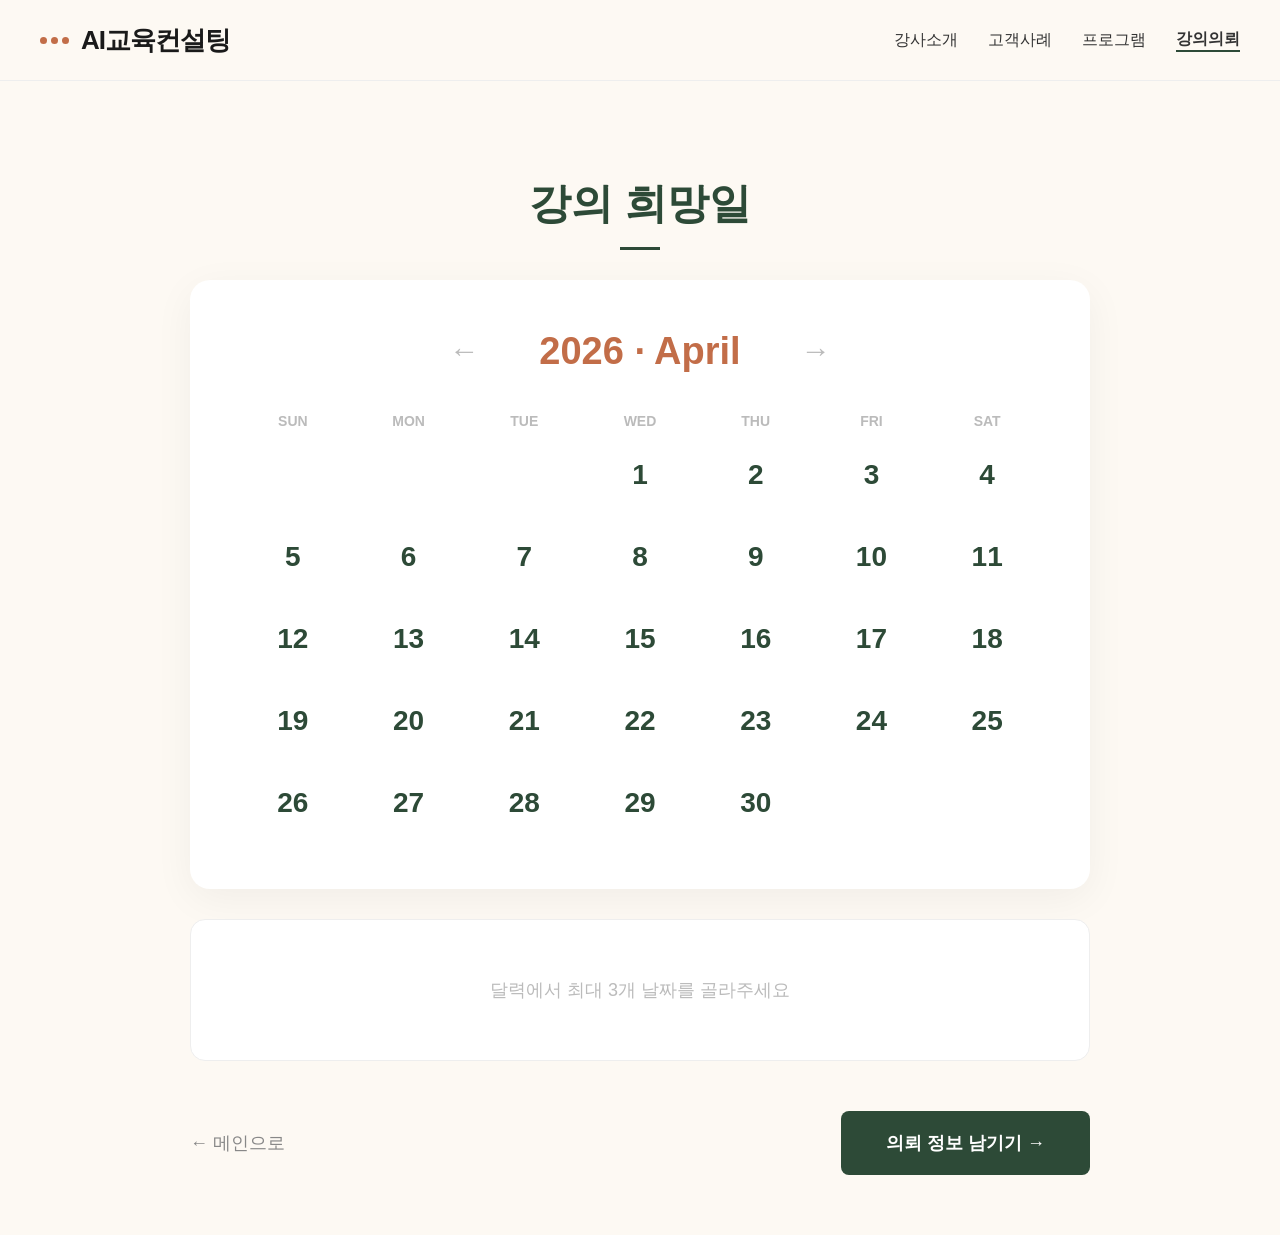
<file: files/inquiry.html>
<!DOCTYPE html>
<html lang="ko">
<head>
  <meta charset="UTF-8" />
  <meta name="viewport" content="width=device-width, initial-scale=1.0" />
  <title>강의 의뢰 · AI교육컨설팅</title>
  <style>
    :root {
        --main-green: #2D4A37;
        --point-orange: #C26D48;
        --bg-cream: #FDF9F3;
    }
    body { font-size: 18px; color: var(--main-green); background: var(--bg-cream); margin: 0; font-family: sans-serif; }
    .nav { width: 100%; background: #FDF9F3; border-bottom: 1px solid #eee; height: 80px; display: flex; align-items: center; }
    .nav-inner { width: 100%; max-width: 1400px; margin: 0 auto; display: flex; justify-content: space-between; align-items: center; padding: 0 40px; box-sizing: border-box; }
    .logo-area { display: flex; align-items: center; text-decoration: none; }
    .logo-dots { display: flex; gap: 4px; margin-right: 12px; }
    .logo-dots span { width: 7px; height: 7px; background-color: var(--point-orange) !important; border-radius: 50%; }
    .logo-text { font-size: 26px; font-weight: 900; color: #1a1a1a; letter-spacing: -1px; }
    .nav-links { display: flex !important; gap: 30px !important; align-items: center !important; }
    .nav-links a {
        text-decoration: none !important;
        color: #333 !important;
        font-size: 16px !important;
        font-weight: 500;
        white-space: nowrap !important;
    }
    .nav-links a:last-child {
        font-weight: 800 !important;
        border-bottom: 2px solid var(--main-green);
    }
    .calendar-card { background: white; border-radius: 20px; box-shadow: 0 10px 40px rgba(0,0,0,0.05); padding: 50px; margin-top: 30px; text-align: center; }

    #cal-title, .cal-title {
        font-size: 38px !important;
        font-weight: 900 !important;
        color: #C26D48 !important;
        margin: 0 40px !important;
        display: inline-block !important;
    }

    .cal-nav { font-size: 30px; color: #BBB; cursor: pointer; user-select: none; padding: 0 20px; }
    .cal-grid { display: grid; grid-template-columns: repeat(7, 1fr); gap: 10px; margin-top: 20px; }
    .calendar-day {
        font-size: 28px !important; font-weight: 900 !important; color: var(--main-green) !important;
        height: 72px; width: 72px; display: flex !important; align-items: center; justify-content: center;
        cursor: pointer !important; position: relative; border-radius: 50%; margin: 0 auto; transition: background-color 0.2s;
    }
    .calendar-day.selected { background-color: rgba(194, 109, 72, 0.25) !important; }
    .rank-badge { position: absolute; top: 6px; right: 6px; width: 22px; height: 22px; background: var(--main-green); color: white; border-radius: 50%; font-size: 13px; font-weight: 800; display: flex; align-items: center; justify-content: center; }
    .selected-list-card { margin-top: 30px; background: white; padding: 40px; border-radius: 15px; border: 1px solid #eee; text-align: center; }
    .rank-pill { background: var(--main-green); color: white; padding: 4px 12px; border-radius: 20px; font-size: 14px; margin-right: 15px; }
    .selected-item { width: 100%; max-width: 600px; margin: 0 auto; display: flex; align-items: center; padding: 12px 0; border-bottom: 1px solid #f5f5f5; font-size: 19px; font-weight: 600; }

    .submit-btn {
        background: var(--main-green);
        color: white;
        padding: 20px 45px;
        border-radius: 8px;
        font-size: 18px;
        font-weight: 700;
        border: none;
        cursor: pointer;
        transition: background 0.2s;
    }
    .submit-btn:hover { background: #1e3525; }
  </style>
</head>
<body>

  <nav class="nav">
    <div class="nav-inner">
      <a href="index.html" class="logo-area">
          <div class="logo-dots"><span></span><span></span><span></span></div>
          <span class="logo-text">AI교육컨설팅</span>
      </a>
      <div class="nav-links">
          <a href="instructor-a.html">강사소개</a>
          <a href="index.html#cases">고객사례</a>
          <a href="index.html#programs">프로그램</a>
          <a href="inquiry.html" style="font-weight: 800; border-bottom: 2px solid #2D4A37;">강의의뢰</a>
      </div>
    </div>
  </nav>

  <section style="max-width: 900px; margin: 0 auto; padding: 60px 20px; text-align: center;">
    <h1 style="font-size: 42px; font-weight: 900; margin-bottom: 15px;">강의 희망일</h1>
    <div style="width: 40px; height: 3px; background: var(--main-green); margin: 0 auto 25px;"></div>

    <div class="calendar-card">
      <div style="display: flex; justify-content: center; align-items: center; margin-bottom: 40px;">
        <span class="cal-nav" onclick="changeMonth(-1)">←</span>
        <p class="cal-title" id="cal-title">2026 · April</p>
        <span class="cal-nav" onclick="changeMonth(1)">→</span>
      </div>
      <div class="cal-grid" id="cal-grid">
        <div style="color:#BBB; font-weight:800; font-size: 14px;">SUN</div>
        <div style="color:#BBB; font-weight:800; font-size: 14px;">MON</div>
        <div style="color:#BBB; font-weight:800; font-size: 14px;">TUE</div>
        <div style="color:#BBB; font-weight:800; font-size: 14px;">WED</div>
        <div style="color:#BBB; font-weight:800; font-size: 14px;">THU</div>
        <div style="color:#BBB; font-weight:800; font-size: 14px;">FRI</div>
        <div style="color:#BBB; font-weight:800; font-size: 14px;">SAT</div>
      </div>
    </div>

    <div class="selected-list-card">
      <div id="selected-list">
        <p style="color: #BBB;">달력에서 최대 3개 날짜를 골라주세요</p>
      </div>
    </div>

    <div style="margin-top: 50px; display: flex; justify-content: space-between; align-items: center;">
      <a href="index.html" style="color: #888; text-decoration: none;">← 메인으로</a>
      <button class="submit-btn" onclick="goToForm()">
        의뢰 정보 남기기 →
      </button>
    </div>
  </section>

  <script>
    let currentYear = 2026;
    let currentMonth = 3;
    let selectedDates = [];

    const MIN_YEAR = 2026, MIN_MONTH = 3;
    const MAX_YEAR = 2027, MAX_MONTH = 11;

    function renderCalendar() {
      const grid = document.getElementById('cal-grid');
      const title = document.getElementById('cal-title');
      const months = ["January", "February", "March", "April", "May", "June", "July", "August", "September", "October", "November", "December"];

      title.innerText = `${currentYear} · ${months[currentMonth]}`;

      const days = grid.querySelectorAll('.calendar-day, .empty-day');
      days.forEach(d => d.remove());

      const firstDay = new Date(currentYear, currentMonth, 1).getDay();
      const lastDate = new Date(currentYear, currentMonth + 1, 0).getDate();

      for (let i = 0; i < firstDay; i++) {
        const emptyDiv = document.createElement('div');
        emptyDiv.className = 'empty-day';
        grid.appendChild(emptyDiv);
      }

      for (let d = 1; d <= lastDate; d++) {
        const dayDiv = document.createElement('div');
        dayDiv.className = 'calendar-day';
        dayDiv.innerText = d;
        dayDiv.onclick = () => toggleDate(d, dayDiv);
        grid.appendChild(dayDiv);
      }

      updateUI();
    }

    function changeMonth(n) {
      let nextMonth = currentMonth + n;
      let nextYear = currentYear;

      if (nextMonth > 11) { nextMonth = 0; nextYear++; }
      else if (nextMonth < 0) { nextMonth = 11; nextYear--; }

      if (nextYear < MIN_YEAR || (nextYear === MIN_YEAR && nextMonth < MIN_MONTH)) return;
      if (nextYear > MAX_YEAR || (nextYear === MAX_YEAR && nextMonth > MAX_MONTH)) return;

      currentMonth = nextMonth;
      currentYear = nextYear;
      renderCalendar();
    }

    function toggleDate(day, element) {
      const dateId = `${currentYear}-${currentMonth + 1}-${day}`;
      const index = selectedDates.findIndex(item => item.id === dateId);
      if (index > -1) {
        selectedDates.splice(index, 1);
      } else {
        if (selectedDates.length >= 3) return;
        selectedDates.push({ id: dateId, y: currentYear, m: currentMonth + 1, d: day });
      }
      updateUI();
    }

    function updateUI() {
      document.querySelectorAll('.calendar-day').forEach(div => {
        const day = parseInt(div.innerText);
        const dateId = `${currentYear}-${currentMonth + 1}-${day}`;
        const rank = selectedDates.findIndex(item => item.id === dateId);
        const oldBadge = div.querySelector('.rank-badge');
        if (oldBadge) oldBadge.remove();
        div.classList.remove('selected');
        if (rank > -1) {
          div.classList.add('selected');
          const badge = document.createElement('div');
          badge.className = 'rank-badge';
          badge.innerText = rank + 1;
          div.appendChild(badge);
        }
      });

      const listDiv = document.getElementById('selected-list');
      if (selectedDates.length > 0) {
        listDiv.innerHTML = '<p style="text-align:left; font-weight:800; margin-bottom:20px; color:#2D4A37;">선택하신 날짜</p>';
        selectedDates.forEach((item, i) => {
          listDiv.innerHTML += `<div class="selected-item"><span class="rank-pill">${i + 1}순위</span> <span>${item.y}년 ${item.m}월 ${item.d}일</span></div>`;
        });
      } else {
        listDiv.innerHTML = '<p style="color: #BBB;">달력에서 최대 3개 날짜를 골라주세요</p>';
      }
    }

    // 폼 페이지로 이동 (선택한 날짜 정보 함께)
    function goToForm() {
      if (selectedDates.length === 0) {
        alert('최소 1개 이상의 희망일을 선택해주세요.');
        return;
      }
      localStorage.setItem('selectedDates', JSON.stringify(selectedDates));
      window.location.href = 'inquiry-form.html';
    }

    document.addEventListener('DOMContentLoaded', renderCalendar);
  </script>
</body>
</html>
</file>
